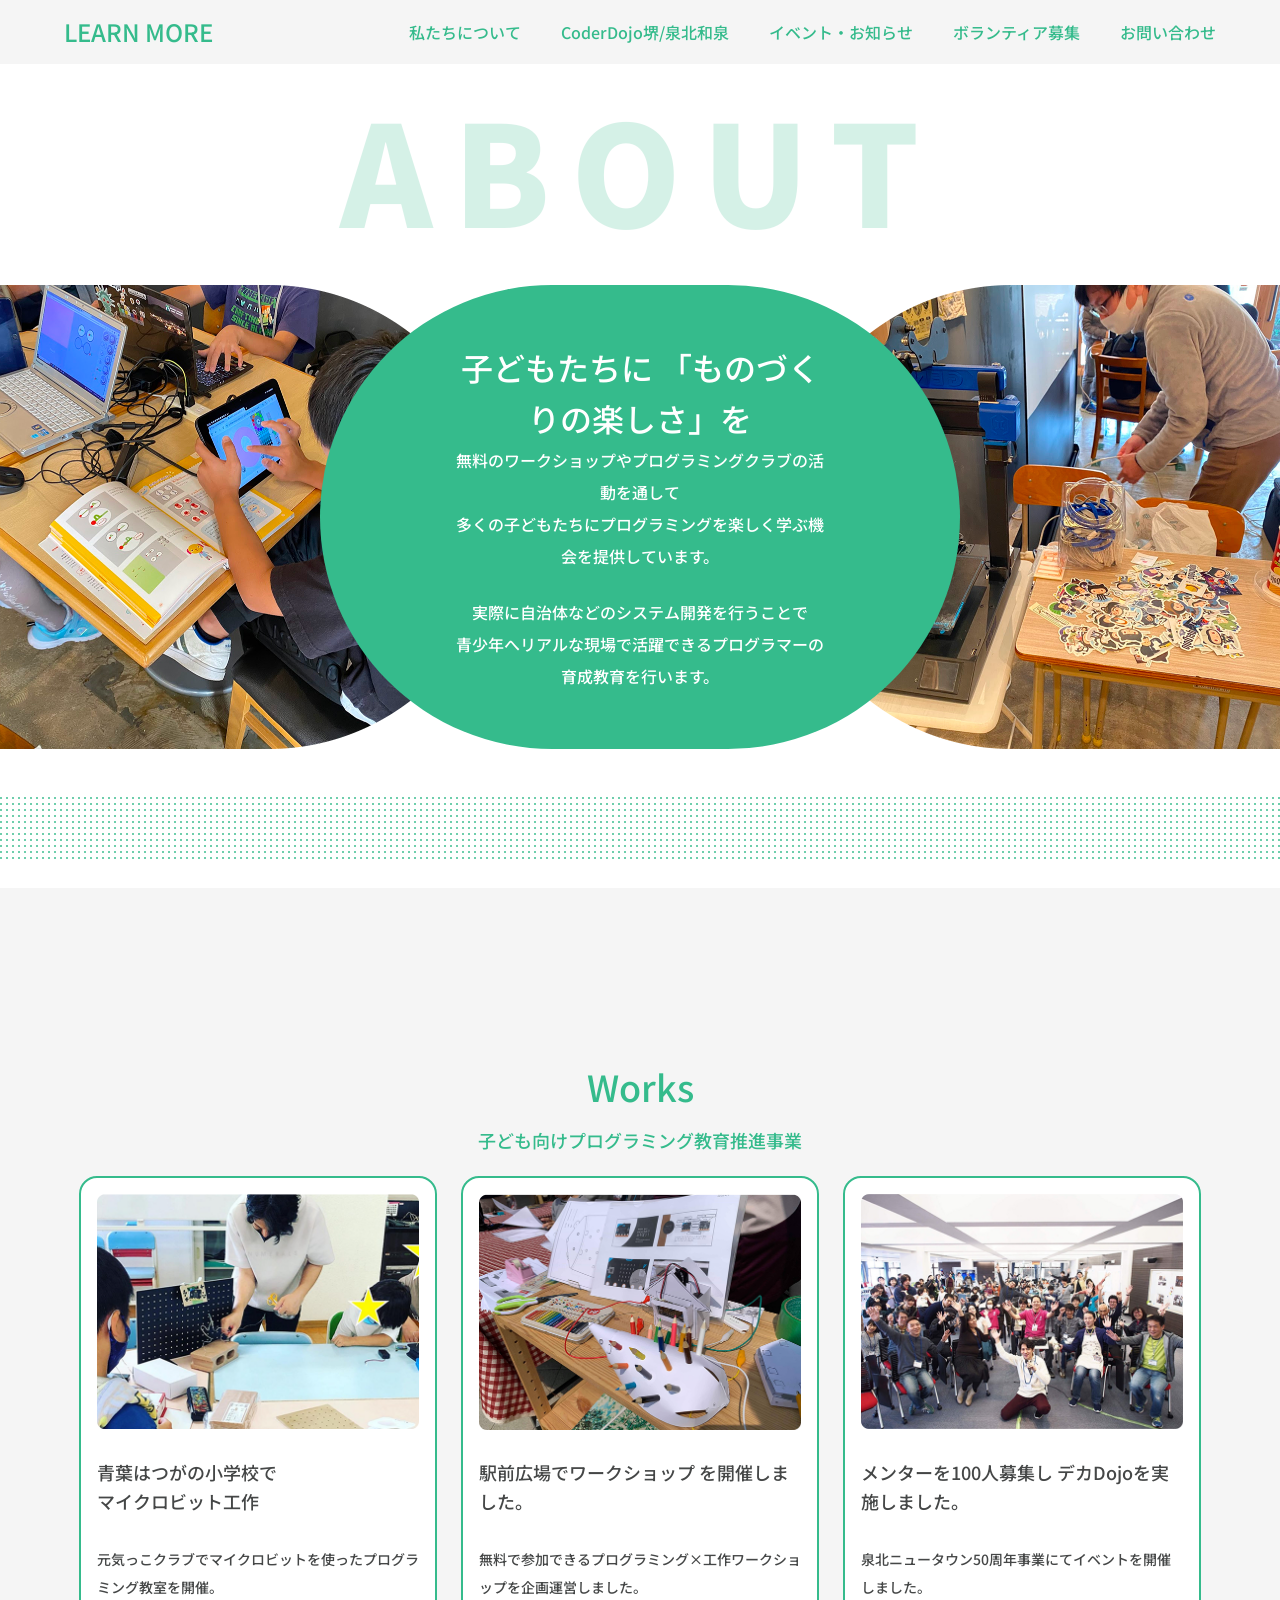
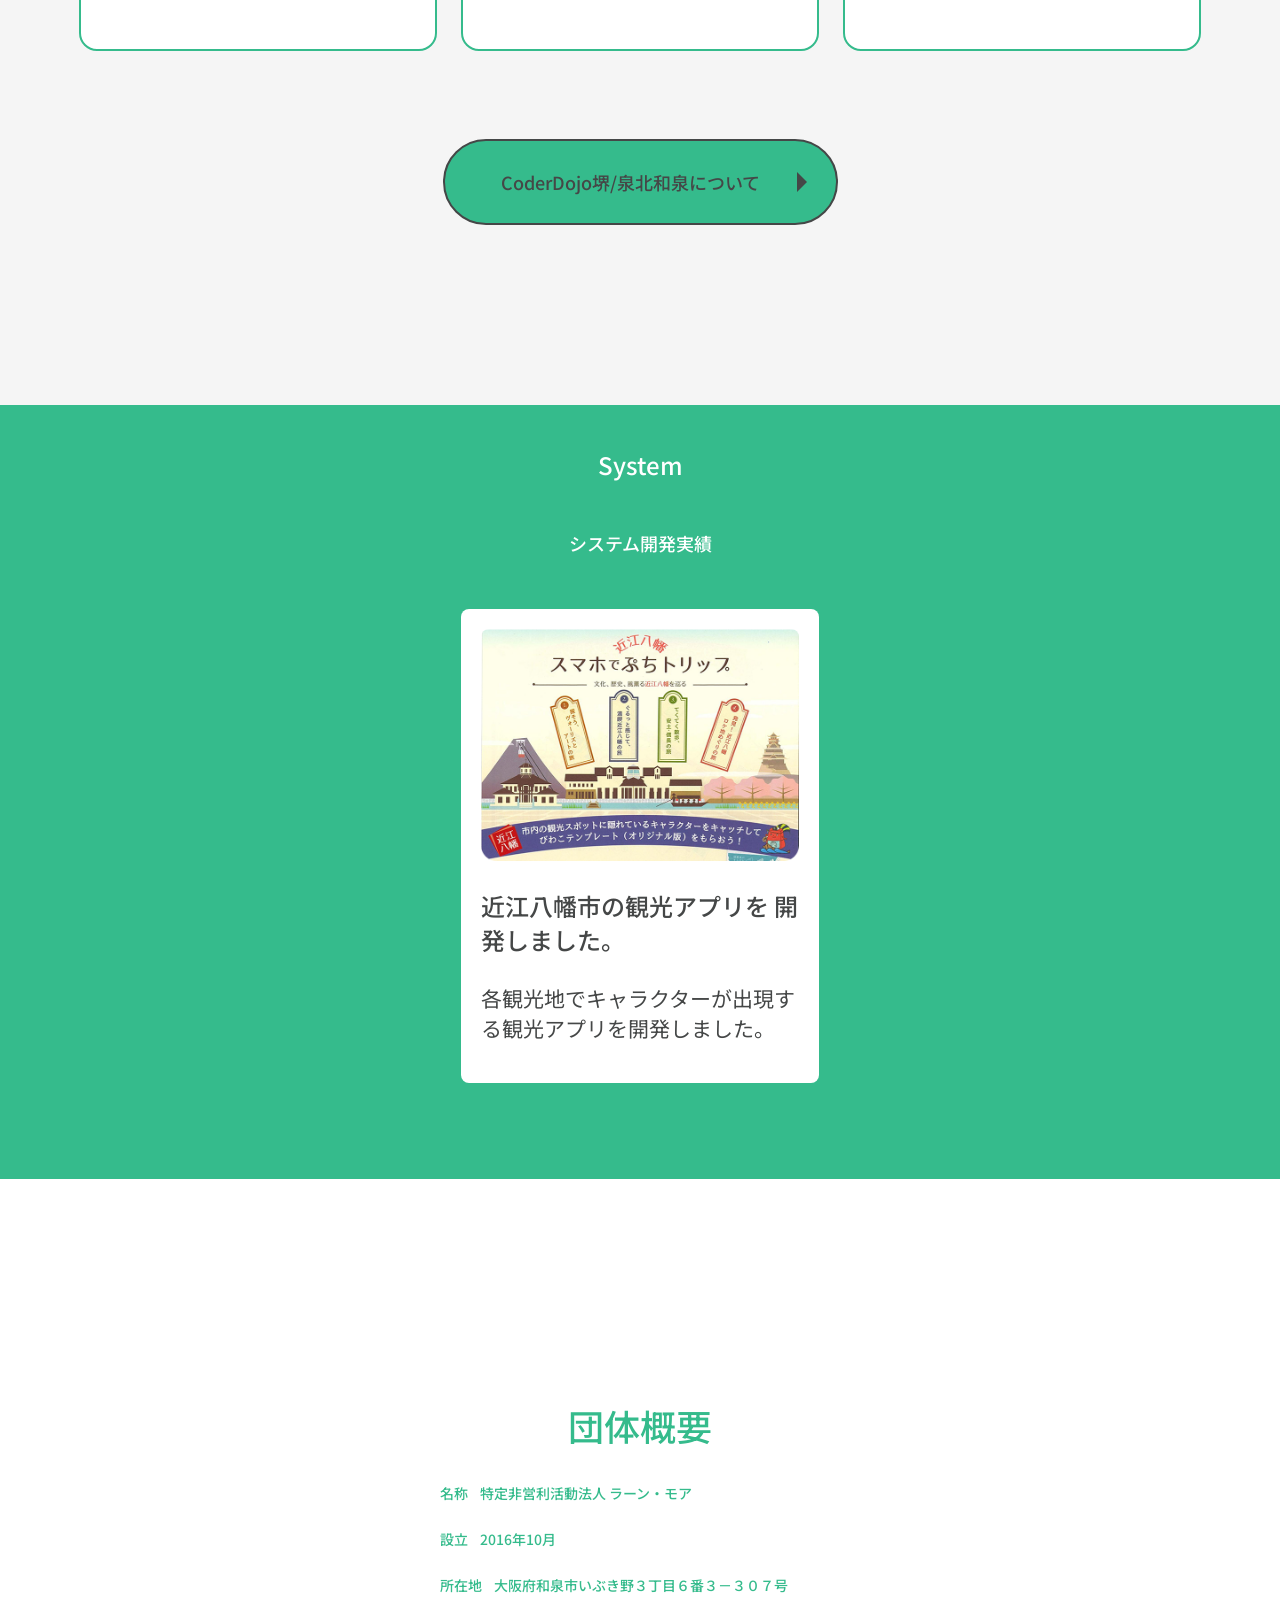
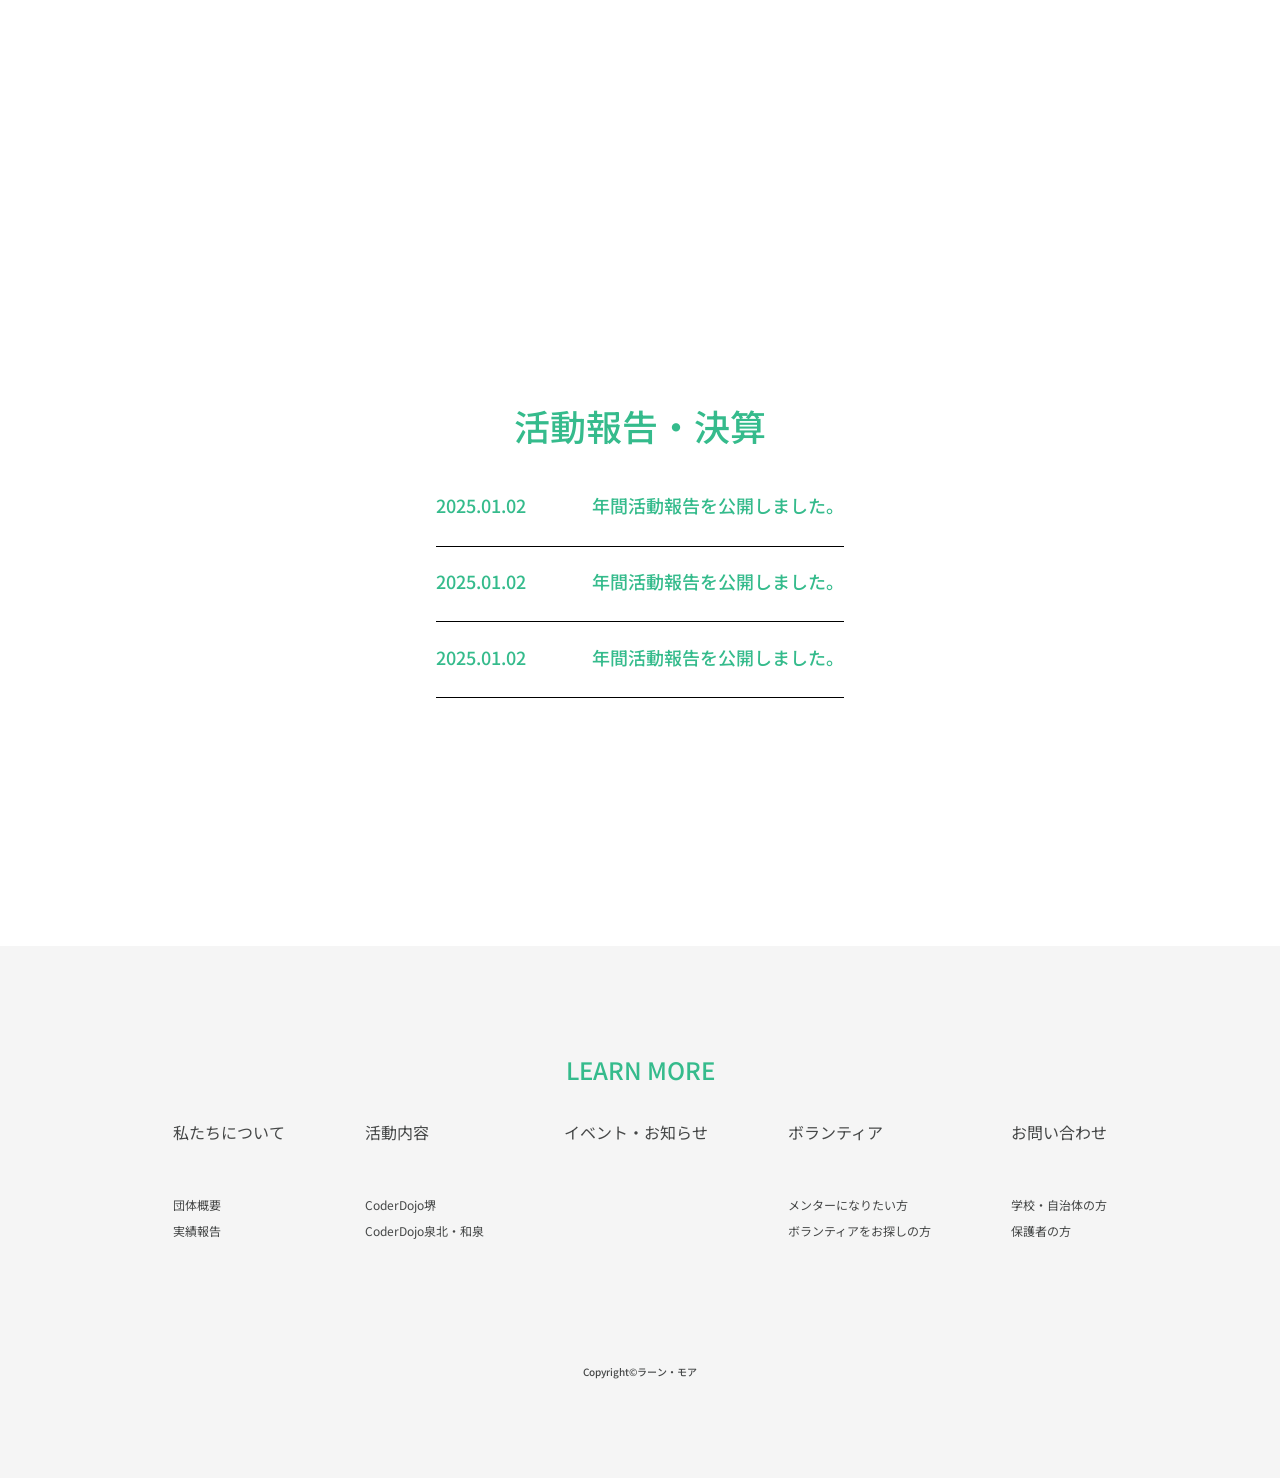
<file: about.html>
<!DOCTYPE html>
<html lang="ja">
<head>
    <meta charset="UTF-8">
    <meta name="viewport" content="width=device-width, initial-scale=1.0">
    <meta name="description" content="特定非営利活動法人ラーン・モア 子どものための無料プログラミング教育を行う非営利団体です。">
   
    <!-- ogp -->
    <meta property="og:url" content="https://learnmore.co.jP">
    <meta property="og:type" content="website">
    <meta property="og:title" content="特定非営利活動法人ラーン・モア ホームページ">
    <meta property="og:description" content="こどもに無料でプログラム教育を行うNPO法人である、特定非営利活動法人ラーン・モアのホームページです。">
    <meta property="og:site_name" content="特定非営利活動法人ラーン・モア">
    <meta property="og:image" content="https://dhwart.co.jp/assets/images/ogp.jpg">

    <!-- favicon apple-touch-icon -->
    <link rel="shortcut icon" href="assets/images/favicon.ico.png">
    <link rel="apple-touch-icon" sizes="180x180" href="assets/images/favicon.ico.png">
    <link rel="icon" type="image/png" href="assets/images/favicon.ico.png">
   
    <title>特定非営利活動法人ラーン・モア</title>

    <!-- webfont -->
    <link rel="preconnect" href="https://fonts.googleapis.com">
    <link rel="preconnect" href="https://fonts.gstatic.com" crossorigin>
    <link href="https://fonts.googleapis.com/css2?family=Noto+Sans+JP:wght@100..900&family=Sawarabi+Gothic&family=Zen+Kaku+Gothic+New&display=swap" rel="stylesheet">

    <!-- css -->
    <link rel="stylesheet" href="assets/css/destyle.css">
    <link rel="stylesheet" href="assets/css/common.css">
    <link rel="stylesheet" href="assets/css/about.css">
</head>
<body>
    <div id="container" class="container">
        <div class="header__box">
            <header class="header">
                <!-- pcのlogo -->
                <h1 class="header__topic"><a href="index.html#container">LEARN MORE</a></h1>
                <div id="navArea">
                    <nav class="nav">
                        <ul class="nav__list">
                            <li class="nav__item"><a href="about.html#container">私たちについて</a></li>
                            <li class="nav__item"><a href="#">CoderDojo堺/泉北和泉</a></li>
                            <li class="nav__item"><a href="#">イベント・お知らせ</a></li>
                            <li class="nav__item"><a href="#">ボランティア募集</a></li>
                            <li class="nav__item"><a href="contact.html#container">お問い合わせ</a></li>
                        </ul>
                        <a class="btn nav__list__btn btn__sp--yellow" href="#donation">寄付で応援する</a>
                    </nav>
                    <!-- ハンバーガーメニュー -->
                    <div id="header__btn" class="header__btn">
                        <span></span>
                        <span></span>
                        <span></span>
                    </div>
                </div>
            </header>
        </div>
        <main id="about" class="main">
            <article>
                <header class="article__header">
                            <h2 class="article__header__title__subtitle section__title__big--green">ABOUT</h2>
                            <div class="article__header_box">
                                <div class="article__header__imgBox1">
                                    <img class="article__header__img article__header__img1" src="assets/images/about_heder_left.png" alt="">
                                </div>
                                <div class="article__headertxtBox">
                                    <h3 class="article__headertxtBox__titile">子どもたちに<br class="pcBr">
                                        「ものづくりの楽しさ」を</h3>
                                    <p class="article__headertxtBox__titile_txt1">無料のワークショップやプログラミングクラブの活動を通して<br class="spBr">
                                        多くの子どもたちにプログラミングを楽しく学ぶ機会を提供しています。</p>
                                    <p class="article__headertxtBox__titile_txt2">実際に自治体などのシステム開発を行うことで<br class="spBr">
                                        青少年へリアルな現場で活躍できるプログラマーの育成教育を行います。</p>
                                </div>
                                <div class="article__header__imgBox2">
                                    <img class="article__header__img" src="assets/images/about_heder_right.png" alt="">
                                </div>
                            </div>
                            <img class="article__header__imgDots" src="assets/images/about_dots.png" alt="">
                            <img class="article__header__imgDotsPc" src="assets/images/about_dotsPc.png" alt="">
                </header>
                <section id="Achievements" class="section section--topics">
                    <h2 class="section--topics__title section__title__small--green">Works</h2>
                    <h3 class="section__txt--green section--topics__txt">子ども向けプログラミング教育推進事業</h3>
                    <ul class="topics">
                        <li class="topics__item">
                            <img src="assets/images/sp_hatsugano.png" alt="">
                            <h5 class="topics__item__content">青葉はつがの小学校で<br>
                                マイクロビット工作</h5>
                            <p class="topics__item__txt">元気っこクラブでマイクロビットを使ったプログラミング教室を開催。</p>
                        </li>
                        <li class="topics__item">
                            <img src="assets/images/sp_izumigaokahiroba.png" alt="">
                            <h5 class="topics__item__content">駅前広場でワークショップ
                                を開催しました。</h5>
                            <p class="topics__item__txt">無料で参加できるプログラミング×工作ワークショップを企画運営しました。</p>
                        </li>
                        <li class="topics__item">
                            <img src="assets/images/sp_dekadojo.png" alt="">
                            <h5 class="topics__item__content">メンターを100人募集し
                                デカDojoを実施しました。</h5>
                            <p class="topics__item__txt">泉北ニュータウン50周年事業にてイベントを開催しました。</p>
                        </li>
                    </ul>
                    <div class="works_btn">
                        <a class="btn btn__sp--green" href="#donation">CoderDojo堺/泉北和泉について</a>
                    </div>
                </section>
                <section id="system" class="section section--service">
                        <h2 class="section--service__title section__title__small--white">System</h2>
                    <h3 class="section__txt--white section--service__txt">システム開発実績</h3>
                    <ul class="service">
                        <li class="service__item" >
                                <img src="assets/images/sp_system.png" alt="">
                                <h4 class="service__item__content">近江八幡市の観光アプリを
                                    開発しました。</h4>
                                <p class="service__item__txt">各観光地でキャラクターが出現する観光アプリを開発しました。</p>
                        </li>
                    </ul>
                </section>
                <section id="organization" class="section section--organization">
                    <h2 class="section--organization__title section__title__small--green">団体概要</h2>
                    <ul class="section--organization__list">
                        <li class="section--organization__listBox">
                            <h3 class="section--organization__listTitle">名称</h3><p class="section--organization__listTxt">特定非営利活動法人 ラーン・モア</p>
                        </li>
                        <li class="section--organization__listBox">
                            <h3 class="section--organization__listTitle">設立</h3><p class="section--organization__listTxt">2016年10月</p>
                        </li>
                        <li class="section--organization__listBox">
                            <h3 class="section--organization__listTitle">所在地</h3><p class="section--organization__listTxt">大阪府和泉市いぶき野３丁目６番３－３０７号</p>
                        </li>
                    </ul>
                </section>
                <section class="section section--news">
                    <h2 class="section--news__title section__title__small--green">活動報告・決算</h2>
                    <dl class="news__item">
                        <div class="news__item__box">
                            <dt class="news__item__date">2025.01.02</dt>
                            <dd class="news__item__txt">年間活動報告を公開しました。</dd>
                        </div>
                        <div class="news__item__box">
                            <dt class="news__item__date">2025.01.02</dt>
                            <dd class="news__item__txt">年間活動報告を公開しました。</dd>
                        </div>
                        <div class="news__item__box">
                            <dt class="news__item__date">2025.01.02</dt>
                            <dd class="news__item__txt">年間活動報告を公開しました。</dd>
                        </div>
                    </dl>
                </section>
            </article>
        </main>
        <footer class="footer">
            <div class="footer__pcBox">
                <a href="index.html#container">
                    <h2 class="footer__title">LEARN MORE</h2>
                </a>
                <ul class="footer__pcBox__big">
                    <li class="footer__pcBox__small">
                        <a class="footer__pcBox__small__title" href="about.html#container">私たちについて</a>
                        <ul>
                        <li class="footer__pcBox__small__txt"><a href="about.html#organization">団体概要</a></li>
                        <li class="footer__pcBox__small__txt"><a href="about.html#Achievements">実績報告</a></li>
                        </ul>
                    </li>
                    <li class="footer__pcBox__small">
                        <a class="footer__pcBox__small__title" href="#">活動内容</a>
                        <ul>
                        <li class="footer__pcBox__small__txt"><a href="#">CoderDojo堺</a></li>
                        <li class="footer__pcBox__small__txt"><a href="#">CoderDojo泉北・和泉</a></li>
                        </ul>
                    </li>
                    <li class="footer__pcBox__small">
                        <a class="footer__pcBox__small__title" href="">イベント・お知らせ</a>
                    </li>
                    <li class="footer__pcBox__small">
                        <a class="footer__pcBox__small__title" href="#">ボランティア</a>
                        <ul>
                        <li class="footer__pcBox__small__txt"><a href="#">メンターになりたい方</a></li>
                        <li class="footer__pcBox__small__txt"><a href="#">ボランティアをお探しの方</a></li>
                        </ul>
                    </li>
                    <li class="footer__pcBox__small">
                        <a class="footer__pcBox__small__title" href="contact.html#container">お問い合わせ</a>
                        <ul>
                        <li class="footer__pcBox__small__txt"><a href="contact.html#container">学校・自治体の方</a></li>
                        <li class="footer__pcBox__small__txt"><a href="contact.html#container">保護者の方</a></li>
                        </ul>
                    </li>
                </ul>
            </div>
            <p class="footer__txt">Copyright&copy;ラーン・モア</p>
        </footer>
    </div>
    <!-- Jquery & slick js -->
    <script src="https://code.jquery.com/jquery-3.7.0.min.js" integrity="sha256-2Pmvv0kuTBOenSvLm6bvfBSSHrUJ+3A7x6P5Ebd07/g=" crossorigin="anonymous"></script>

    <script src="assets/js/main.js"></script>
</body>
</html>
</file>
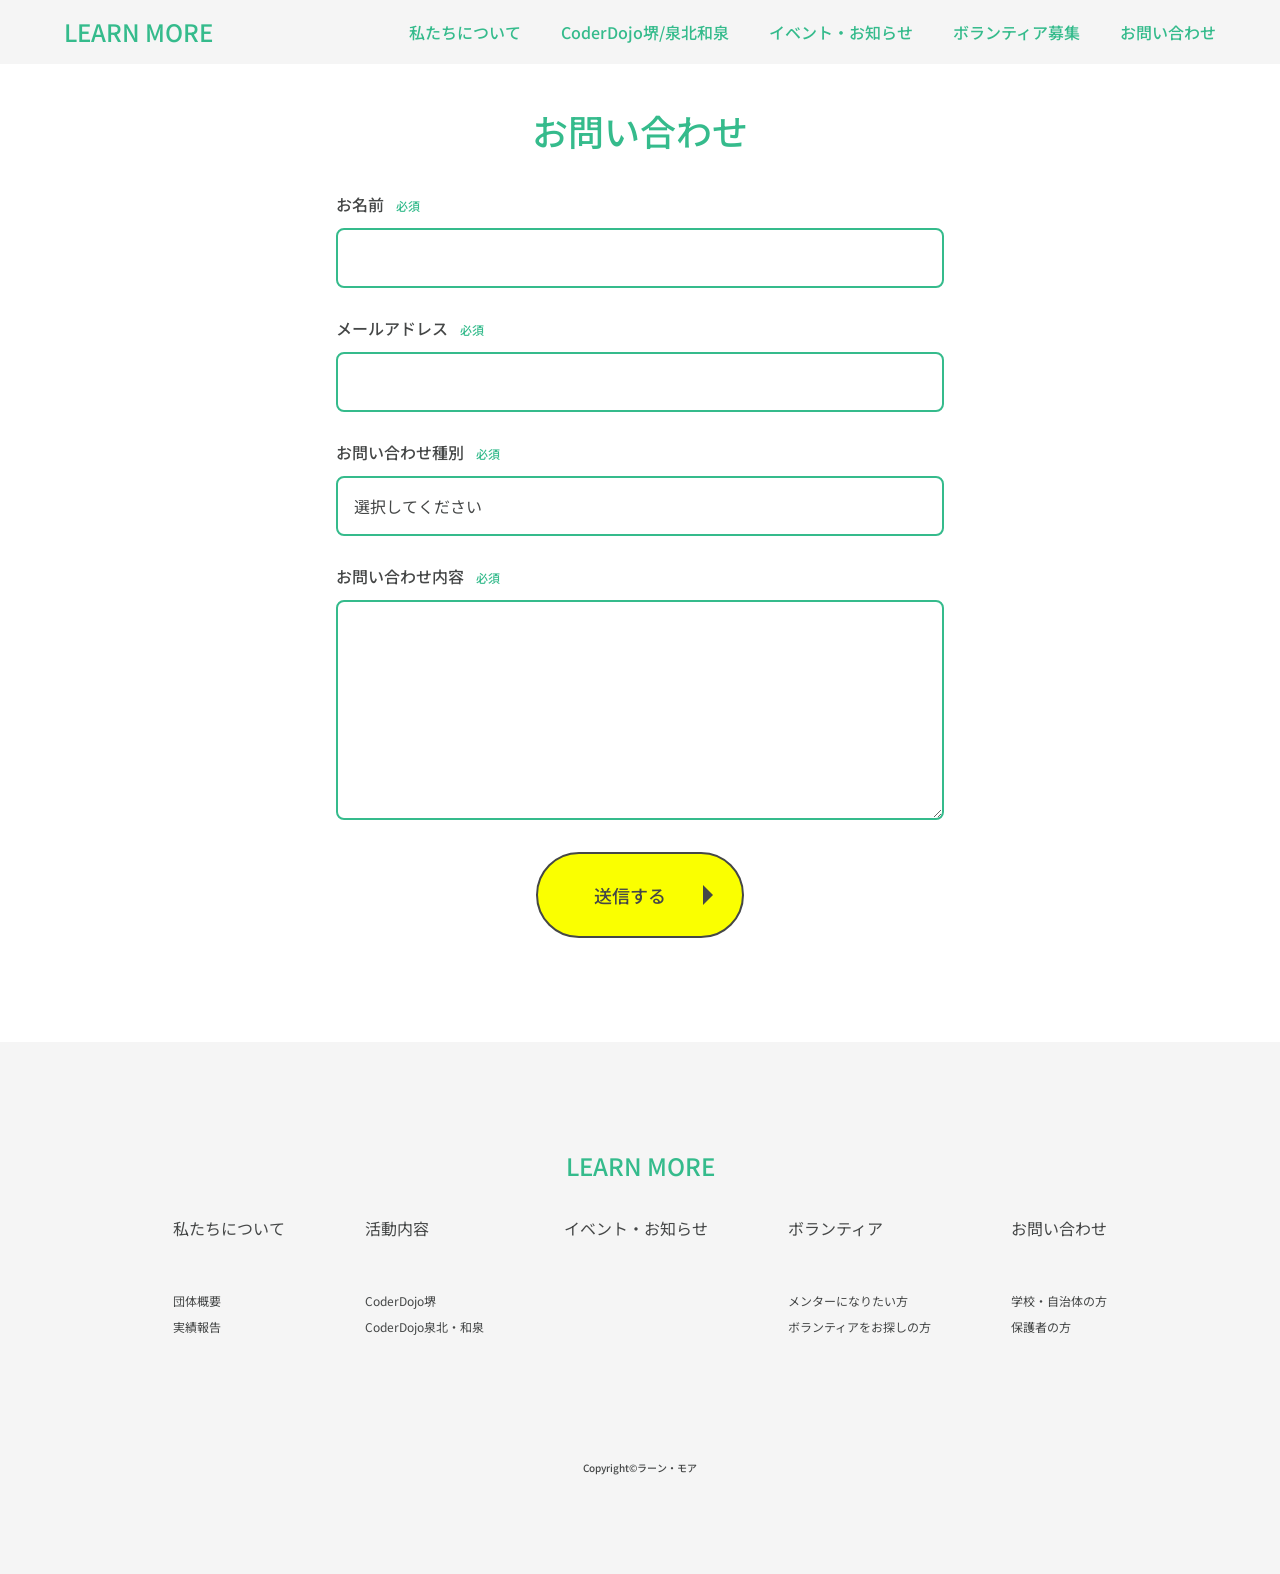
<file: contact.html>
<!DOCTYPE html>
<html lang="ja">
<head>
    <meta charset="UTF-8">
    <meta name="viewport" content="width=device-width, initial-scale=1.0">
    <meta name="description" content="特定非営利活動法人ラーン・モア 子どものための無料プログラミング教育を行う非営利団体です。">

     <!-- ogp -->
     <meta property="og:url" content="https://learnmore.co.jP">
     <meta property="og:type" content="website">
     <meta property="og:title" content="特定非営利活動法人ラーン・モア ホームページ">
     <meta property="og:description" content="こどもに無料でプログラム教育を行うNPO法人である、特定非営利活動法人ラーン・モアのホームページです。">
     <meta property="og:site_name" content="特定非営利活動法人ラーン・モア">
     <meta property="og:image" content="https://dhwart.co.jp/assets/images/ogp.jpg">
 
     <!-- favicon apple-touch-icon -->
     <link rel="shortcut icon" href="assets/images/favicon.ico.png">
     <link rel="apple-touch-icon" sizes="180x180" href="assets/images/favicon.ico.png">
     <link rel="icon" type="image/png" href="assets/images/favicon.ico.png">

    <title>特定非営利活動法人ラーン・モア</title>

    <!-- webfont -->
    <link rel="preconnect" href="https://fonts.googleapis.com">
    <link rel="preconnect" href="https://fonts.gstatic.com" crossorigin>
    <link href="https://fonts.googleapis.com/css2?family=Noto+Sans+JP:wght@100..900&family=Sawarabi+Gothic&family=Zen+Kaku+Gothic+New&display=swap" rel="stylesheet">

    <!-- css -->
    <link rel="stylesheet" href="assets/css/destyle.css">
    <link rel="stylesheet" href="assets/css/common.css">
    <link rel="stylesheet" href="assets/css/contact.css">
</head>
<body>
    <div id="container" class="container">
        <div class="header__box">
            <header class="header">
                <!-- pcのlogo -->
                <h1 class="header__topic"><a href="index.html#container">LEARN MORE</a></h1>
                <div id="navArea">
                    <nav class="nav">
                        <ul class="nav__list">
                            <li class="nav__item"><a href="about.html#container">私たちについて</a></li>
                            <li class="nav__item"><a href="#">CoderDojo堺/泉北和泉</a></li>
                            <li class="nav__item"><a href="#">イベント・お知らせ</a></li>
                            <li class="nav__item"><a href="#">ボランティア募集</a></li>
                            <li class="nav__item"><a href="contact.html#container">お問い合わせ</a></li>
                        </ul>
                        <a class="btn nav__list__btn btn__sp--yellow" href="#donation">寄付で応援する</a>
                    </nav>
                    <!-- ハンバーガーメニュー -->
                    <div id="header__btn" class="header__btn">
                        <span></span>
                        <span></span>
                        <span></span>
                    </div>
                </div>
            </header>
        </div>
        <main id="contact" class="main">
            <div class="section section--contact">
                <h2 class="section__title__small--green contact__title">お問い合わせ</h2>
                <form id="contactForm" class="contact__form">
                    <div class="contact__form__group">
                        <label class="contact__form__label" for="name">お名前 <span class="contact__required">必須</span></label>
                        <input class="contact__form__input" type="text" id="name" name="name" required>
                    </div>
                    <div class="contact__form__group">
                        <label class="contact__form__label" for="email">メールアドレス <span class="contact__required">必須</span></label>
                        <input class="contact__form__input" type="email" id="email" name="email" required>
                    </div>
                    <div class="contact__form__group">
                        <label class="contact__form__label" for="category">お問い合わせ種別 <span class="contact__required">必須</span></label>
                        <select class="contact__form__input contact__form__select" id="category" name="category" required>
                            <option value="">選択してください</option>
                            <option value="学校・自治体の方">学校・自治体の方</option>
                            <option value="保護者の方">保護者の方</option>
                            <option value="ボランティア希望">ボランティア希望</option>
                            <option value="寄付について">寄付について</option>
                            <option value="その他">その他</option>
                        </select>
                    </div>
                    <div class="contact__form__group">
                        <label class="contact__form__label" for="message">お問い合わせ内容 <span class="contact__required">必須</span></label>
                        <textarea class="contact__form__input contact__form__textarea" id="message" name="message" rows="6" required></textarea>
                    </div>
                    <div class="contact__form__btnBox">
                        <button class="btn contact__form__btn" type="submit">送信する</button>
                    </div>
                    <p id="contactMsg" class="contact__msg"></p>
                </form>
            </div>
        </main>
        <footer class="footer">
            <div class="footer__pcBox">
                <a href="index.html#container">
                    <h2 class="footer__title">LEARN MORE</h2>
                </a>
                <ul class="footer__pcBox__big">
                    <li class="footer__pcBox__small">
                        <a class="footer__pcBox__small__title" href="about.html#container">私たちについて</a>
                        <ul>
                        <li class="footer__pcBox__small__txt"><a href="about.html#organization">団体概要</a></li>
                        <li class="footer__pcBox__small__txt"><a href="about.html#Achievements">実績報告</a></li>
                        </ul>
                    </li>
                    <li class="footer__pcBox__small">
                        <a class="footer__pcBox__small__title" href="#">活動内容</a>
                        <ul>
                        <li class="footer__pcBox__small__txt"><a href="#">CoderDojo堺</a></li>
                        <li class="footer__pcBox__small__txt"><a href="#">CoderDojo泉北・和泉</a></li>
                        </ul>
                    </li>
                    <li class="footer__pcBox__small">
                        <a class="footer__pcBox__small__title" href="">イベント・お知らせ</a>
                    </li>
                    <li class="footer__pcBox__small">
                        <a class="footer__pcBox__small__title" href="#">ボランティア</a>
                        <ul>
                        <li class="footer__pcBox__small__txt"><a href="#">メンターになりたい方</a></li>
                        <li class="footer__pcBox__small__txt"><a href="#">ボランティアをお探しの方</a></li>
                        </ul>
                    </li>
                    <li class="footer__pcBox__small">
                        <a class="footer__pcBox__small__title" href="contact.html#container">お問い合わせ</a>
                        <ul>
                        <li class="footer__pcBox__small__txt"><a href="contact.html#container">学校・自治体の方</a></li>
                        <li class="footer__pcBox__small__txt"><a href="contact.html#container">保護者の方</a></li>
                        </ul>
                    </li>
                </ul>
            </div>
            <p class="footer__txt">Copyright&copy;ラーン・モア</p>
        </footer>
    </div>
    <!-- Jquery & slick js -->
    <script src="https://code.jquery.com/jquery-3.7.0.min.js" integrity="sha256-2Pmvv0kuTBOenSvLm6bvfBSSHrUJ+3A7x6P5Ebd07/g=" crossorigin="anonymous"></script>

    <script src="assets/js/main.js"></script>
    <script>
        const GAS_URL = 'https://script.google.com/macros/s/AKfycbyRgqdunDUvivvYY5dxe2A_JDD6EiIEoJkq9EcTtv9hNN_qzVVWABoseSRvWM7vl3jB/exec';

        document.getElementById('contactForm').addEventListener('submit', function(e) {
            e.preventDefault();
            const btn = this.querySelector('button[type="submit"]');
            const msg = document.getElementById('contactMsg');
            btn.disabled = true;
            btn.textContent = '送信中...';
            msg.textContent = '';
            msg.className = 'contact__msg';

            const data = {
                name:     document.getElementById('name').value,
                email:    document.getElementById('email').value,
                category: document.getElementById('category').value,
                message:  document.getElementById('message').value,
            };

            fetch(GAS_URL, {
                method: 'POST',
                body: JSON.stringify(data),
            })
            .then(function(res) { return res.json(); })
            .then(function(json) {
                if (json.result === 'success') {
                    msg.textContent = 'お問い合わせを受け付けました。ありがとうございます。';
                    msg.classList.add('contact__msg--success');
                    document.getElementById('contactForm').reset();
                } else {
                    throw new Error();
                }
            })
            .catch(function() {
                msg.textContent = '送信に失敗しました。時間をおいて再度お試しください。';
                msg.classList.add('contact__msg--error');
            })
            .finally(function() {
                btn.disabled = false;
                btn.textContent = '送信する';
            });
        });
    </script>
</body>
</html>
</file>
<file: assets/css/destyle.css>
/*! destyle.css v4.0.0 | MIT License | https://github.com/nicolas-cusan/destyle.css */

/* Reset box-model and set borders */
/* ============================================ */

*,
::before,
::after {
  box-sizing: border-box;
  border-style: solid;
  border-width: 0;
}

/* Document */
/* ============================================ */

/**
 * 1. Correct the line height in all browsers.
 * 2. Prevent adjustments of font size after orientation changes in iOS.
 * 3. Remove gray overlay on links for iOS.
 */

html {
  line-height: 1.15; /* 1 */
  -webkit-text-size-adjust: 100%; /* 2 */
  -webkit-tap-highlight-color: transparent; /* 3*/
}

/* Sections */
/* ============================================ */

/**
 * Remove the margin in all browsers.
 */

body {
  margin: 0;
}

/**
 * Render the `main` element consistently in IE.
 */

main {
  display: block;
}

/* Vertical rhythm */
/* ============================================ */

p,
table,
blockquote,
address,
pre,
iframe,
form,
figure,
dl {
  margin: 0;
}

/* Headings */
/* ============================================ */

h1,
h2,
h3,
h4,
h5,
h6 {
  font-size: inherit;
  font-weight: inherit;
  margin: 0;
}

/* Lists (enumeration) */
/* ============================================ */

ul,
ol {
  margin: 0;
  padding: 0;
  list-style: none;
}

/* Lists (definition) */
/* ============================================ */

dt {
  font-weight: bold;
}

dd {
  margin-left: 0;
}

/* Grouping content */
/* ============================================ */

/**
 * 1. Add the correct box sizing in Firefox.
 * 2. Show the overflow in Edge and IE.
 */

hr {
  box-sizing: content-box; /* 1 */
  height: 0; /* 1 */
  overflow: visible; /* 2 */
  border-top-width: 1px;
  margin: 0;
  clear: both;
  color: inherit;
}

/**
 * 1. Correct the inheritance and scaling of font size in all browsers.
 * 2. Correct the odd `em` font sizing in all browsers.
 */

pre {
  font-family: monospace, monospace; /* 1 */
  font-size: inherit; /* 2 */
}

address {
  font-style: inherit;
}

/* Text-level semantics */
/* ============================================ */

/**
 * Remove the gray background on active links in IE 10.
 */

a {
  background-color: transparent;
  text-decoration: none;
  color: inherit;
}

/**
 * 1. Remove the bottom border in Chrome 57-
 * 2. Add the correct text decoration in Chrome, Edge, IE, Opera, and Safari.
 */

abbr[title] {
  text-decoration: underline dotted; /* 2 */
}

/**
 * Add the correct font weight in Chrome, Edge, and Safari.
 */

b,
strong {
  font-weight: bolder;
}

/**
 * 1. Correct the inheritance and scaling of font size in all browsers.
 * 2. Correct the odd `em` font sizing in all browsers.
 */

code,
kbd,
samp {
  font-family: monospace, monospace; /* 1 */
  font-size: inherit; /* 2 */
}

/**
 * Add the correct font size in all browsers.
 */

small {
  font-size: 80%;
}

/**
 * Prevent `sub` and `sup` elements from affecting the line height in
 * all browsers.
 */

sub,
sup {
  font-size: 75%;
  line-height: 0;
  position: relative;
  vertical-align: baseline;
}

sub {
  bottom: -0.25em;
}

sup {
  top: -0.5em;
}

/* Replaced content */
/* ============================================ */

/**
 * Prevent vertical alignment issues.
 */

svg,
img,
embed,
object,
iframe {
  vertical-align: bottom;
}

/* Forms */
/* ============================================ */

/**
 * Reset form fields to make them styleable.
 * 1. Make form elements stylable across systems iOS especially.
 * 2. Inherit text-transform from parent.
 */

button,
input,
optgroup,
select,
textarea {
  -webkit-appearance: none; /* 1 */
  appearance: none;
  vertical-align: middle;
  color: inherit;
  font: inherit;
  background: transparent;
  padding: 0;
  margin: 0;
  border-radius: 0;
  text-align: inherit;
  text-transform: inherit; /* 2 */
}

/**
 * Correct cursors for clickable elements.
 */

button,
[type="button"],
[type="reset"],
[type="submit"] {
  cursor: pointer;
}

button:disabled,
[type="button"]:disabled,
[type="reset"]:disabled,
[type="submit"]:disabled {
  cursor: default;
}

/**
 * Improve outlines for Firefox and unify style with input elements & buttons.
 */

:-moz-focusring {
  outline: auto;
}

select:disabled {
  opacity: inherit;
}

/**
 * Remove padding
 */

option {
  padding: 0;
}

/**
 * Reset to invisible
 */

fieldset {
  margin: 0;
  padding: 0;
  min-width: 0;
}

legend {
  padding: 0;
}

/**
 * Add the correct vertical alignment in Chrome, Firefox, and Opera.
 */

progress {
  vertical-align: baseline;
}

/**
 * Remove the default vertical scrollbar in IE 10+.
 */

textarea {
  overflow: auto;
}

/**
 * Correct the cursor style of increment and decrement buttons in Chrome.
 */

[type="number"]::-webkit-inner-spin-button,
[type="number"]::-webkit-outer-spin-button {
  height: auto;
}

/**
 * Correct the outline style in Safari.
 */

[type="search"] {
  outline-offset: -2px; /* 1 */
}

/**
 * Remove the inner padding in Chrome and Safari on macOS.
 */

[type="search"]::-webkit-search-decoration {
  -webkit-appearance: none;
}

/**
 * 1. Correct the inability to style clickable types in iOS and Safari.
 * 2. Fix font inheritance.
 */

::-webkit-file-upload-button {
  -webkit-appearance: button; /* 1 */
  font: inherit; /* 2 */
}

/**
 * Fix appearance for Firefox
 */
[type="number"] {
  -moz-appearance: textfield;
}

/**
 * Clickable labels
 */

label[for] {
  cursor: pointer;
}

/* Interactive */
/* ============================================ */

/*
 * Add the correct display in Edge, IE 10+, and Firefox.
 */

details {
  display: block;
}

/*
 * Add the correct display in all browsers.
 */

summary {
  display: list-item;
}

/*
 * Remove outline for editable content.
 */

[contenteditable]:focus {
  outline: auto;
}

/* Tables */
/* ============================================ */

/**
1. Correct table border color inheritance in all Chrome and Safari.
*/

table {
  border-color: inherit; /* 1 */
  border-collapse: collapse;
}

caption {
  text-align: left;
}

td,
th {
  vertical-align: top;
  padding: 0;
}

th {
  text-align: left;
  font-weight: bold;
}
</file>
<file: assets/css/common.css>
@charset "utf-8";
/* ========================
common
========================= */

:root{
    --primary-whiteLow:#F5F5F5;
    --primary-white:#FFF;
    --primary-rightGreen:#35BB8C;
    --primary-yellow:#FAFF00;
    --primary-greenBlack:#454747;
    --contentWidth:91.8%;
    --contentPadding:4.1%;
}

* {
    margin: 0;
    padding: 0;
    box-sizing: border-box;
}

html, body {
    width: 100%;
    font-size: 62.5%;
    font-family: 'Noto Sans Jp', Arial, sans-serif;
    font-style: normal;
    color: var(--primary-greenBlack);
    background-color: var(--primary-white);
    line-height: 2;
}

img {
    max-width: 100%;
    height: auto;
}

.section {
    padding: 48px 16px;
}

/* タイトル */
.section__title__big--green {
    color: var(--primary-rightGreen);
    text-align: center;
    font-size: 7.2rem;
    font-weight: 900;
    line-height: 1;
    letter-spacing: 10.8px;
    margin: 0 auto;
    opacity: 0.2;
}

.section__title__big--white {
    color: var(--primary-whiteLow);
    text-align: center;
    font-size: 7.2rem;
    font-weight: 900;
    line-height: 1;
    letter-spacing: 10.8px;
    margin: 0 auto;
    opacity: 0.2;
}

.section__title__small--green {
    color: var(--primary-rightGreen);
    text-align: center;
    font-size: 2.4rem;
    font-weight: 500;
    line-height: 1;
}

.section__title__small--white {
    color: var(--primary-white);
    text-align: center;
    font-size: 2.4rem;
    font-weight: 500;
    line-height: 1;
}

.section__subtitle--green  {
    color: var(--primary-rightGreen);
    text-align: center;
    font-size: 1.8rem;
    font-weight: 500;
    line-height: 2;
}

.section__subtitle--wthite  {
    color: var(--primary-white);
    text-align: center;
    font-size: 1.8rem;
    font-weight: 500;
    line-height: 2;
}

.section__txt--green {
    color: var(--primary-rightGreen);
    text-align: center;
    font-size: 1.4rem;
    font-weight: 500;
    line-height: 2;
}

.section__txt--white {
    color: var(--primary-white);
    text-align: center;
    font-size: 1.4rem;
    font-weight: 500;
    line-height: 2;
}

/* ボタン */
.btn {
    display: inline-flex;
    padding: 24px 18px 24px 48px;
    justify-content: center;
    align-items: center;
    gap: 32px;
    border-radius: 100px;
    border: 2px solid var(--primary-greenBlack);
    background: var(--primary-yellow);
    color: var(--primary-greenBlack);
    text-align: center;
    font-size: 1.4rem;
    font-weight: 500;
    line-height: 1;
    white-space: nowrap;
}

.btn::after {
    content: '';
    display: block;
    width: 0;
    height: 0;
    border-left: 8px solid transparent;
    border-right: 8px solid transparent;
    border-top: 8px solid var(--primary-greenBlack);
    transform: rotate(270deg);
}

.btn__sp--green {
    background: var(--primary-rightGreen);
}

@media screen and (min-width:769px) {
    .btn {
        padding: 32px 24px 32px 56px;
        font-size: 1.8rem;
    }
    
    .btn::after {
        border-left: 10px solid transparent;
        border-right: 10px solid transparent;
        border-top: 10px solid var(--primary-greenBlack);
    }
    
    .btn__green {
        background: var(--primary-rightGreen);
    }

.section__title__big--green {
    font-size: 14rem;
    font-weight: 900;
    line-height: 1;
    letter-spacing: 21px;
}

.section__title__big--white {
    font-size: 14rem;
    font-weight: 900;
    line-height: 1;
    letter-spacing: 21px;
}

.section__title__small--green {
    font-size: 3.6rem;
    font-weight: 500;
    line-height: 1;
}

.section__subtitle--green  {
    font-size: 1.8rem;
    font-weight: 500;
    line-height: 1.6;
}

.section__subtitle--wthite  {
    font-size: 1.8rem;
    font-weight: 500;
    line-height: 1.6;
}

.section__txt--green {
    font-size: 1.8rem;
    font-weight: 500;
    line-height: 2;
}

.section__txt--white {
    font-size: 1.8rem;
    font-weight: 500;
    line-height: 2;
}

}

/* ==========================
header
========================== */
.header__box {
    background-color: var(--primary-white);
    position: sticky;
    top: 0;
    z-index: 3;
}

.header {
    padding: 6px 20px;
    height: 48px;
    display: flex;
    align-items: center;
    justify-content: space-between;
    position: relative;
    position: sticky;
    top: 0;
    z-index: 3;
    background-color: var(--primary-white);
}

.header__topic {
    color: var(--primary-rightGreen);
    font-size: 2.4rem;
    font-weight: 500;
    line-height: 1;
    padding: 18px 0;
}

.nav__topic a {
    color: var(--primary-white);
    font-size: 2.4rem;
    font-weight: 500;
    line-height: 1;
    z-index: 3;
}

/* クリック前 */
.header__btn {
    display: flex;
    flex-direction: column;
    justify-content: center;
    align-items: center;
    position: absolute;
    top: 50%;
    right: 16px;
    width: 40px;
    height: 40px;
    z-index: 3;
    cursor: pointer;
    transform: translateY(-50%);
    background-color: var(--primary-rightGreen);
    border-radius: 4px;
    padding: 8px;
    gap: 6px; 
}

/* ナビゲーション */
.nav {
    background: var(--primary-white);
    width: 100%;
    height: 100vh;
    position: fixed;
    top: 0;
    left: 0;
    z-index: 100;
    transform: translateX(-100%);
    transition: transform 0.4s;
    text-align: center;
}

.nav__list {
    display: flex;
    flex-wrap: wrap;
    padding: 2px 16px;
    justify-content: center;
    gap: 40px;
    flex-direction: column;
    align-content: center;
    align-items: flex-start;
    margin-top: 53px;

}

.nav__item {
    color: var(--primary-white);
    font-size: 1.6rem;
    font-weight: 500;
    line-height: 1;
}

.nav__list__btn {
    margin-top: 49px;
}

/* 3本線 */
.header__btn span {
    width: 30px;
    height: 3px;
    background-color: var(--primary-white);
    border-radius: 4px;
    transition: all 0.3s ease-in-out;
    transform-origin: center;
}

/* .nav.active表示 */
.header__btn.active span:nth-child(1) {
    transform: translateY(9px) rotate(45deg);
}

.header__btn.active span:nth-child(2) {
    opacity: 0;
}

.header__btn.active span:nth-child(3) {
    transform: translateY(-9px) rotate(-45deg);
}

.active .nav {
    transform: translateX(0);   
    z-index:1; 
    background-color: var(--primary-rightGreen);
}

@media screen and (min-width: 769px) {
    .header {
        background-color: var(--primary-whiteLow);
        padding: 7px 64px;
        width:100%;
        height: 64px;
    }

    .nav {
        background: none; 
        position: static;
        height: auto;
        transform: none; 
        display: flex;
        justify-content: center; 
        align-items: center;
    }
    .nav__list {
        display: flex; 
        flex-direction: row; 
        gap: 40px;
        padding: 0;
        margin: 0;
        align-items: center;
    }

    .nav__item {
        color:var(--primary-rightGreen);
        font-size: 1.6rem;
        font-weight: 500;
        line-height: 1;
        white-space: nowrap;
    }


    .header__btn {
        display: none;
    }

    .nav__list__btn {
        display: none;
    }
}


/*===================
footer 
================== */

.footer {
    color: var(--primary-greenBlack);
    text-align: center;
    font-family: "Noto Sans JP";
    font-size: 10px;
    font-style: normal;
    font-weight: 500;
    line-height: 1000%; /* 100px */
}

.footer__pcBox {
    display: none;
}

@media screen and (min-width:769px) {
    .footer__pcBox {
        display: block;
    }

    .footer__menu {
        display: flex;
    }

    .footer__pcBox__big {
        display: flex;
        gap: 80px;
        justify-content: center;
    }

    .footer__title {
        color: var(--primary-rightGreen);
        font-size: 2.4rem;
        font-weight: 500;
        line-height: 1;
        margin-top: 56px;
    }

    .footer__pcBox__small__title {
        font-size: 1.6rem;
        font-weight: 400;
    }

    .footer__pcBox__small__txt {
        font-size: 1.2rem;
        font-weight: 400;
        line-height: 1;
        margin-top: 14px;
    }

    .footer__pcBox__small {
        text-align: left;
    }

    .footer__txt {
        margin-top: 85px;
    }

    .footer {
        background-color: var(--primary-whiteLow);
        padding: 56px;
    }
}
</file>
<file: assets/css/about.css>
@charset "utf-8";
/* ========================
article header
========================= */
.article__header {
    margin: 33px 0px -140px 0px;
    padding: 0;
}

.article__header__img {
    width: 30%;
    position: relative;
    z-index: 1;
}

.article__header_box {
    margin-top: 8px;
}

.article__headertxtBox {
    background-color: var(--primary-rightGreen);
    padding: 68px 16px 97px 16px;
    border-radius: 168px;
    text-align: center;
    transform: translateY(-93px);
    max-width: 358px;
    margin: 0 auto;
}

.article__headertxtBox__titile {
    font-size: 2.4rem;
    font-weight: 500;
    line-height: 1.6; /* 38.4px */
    color: var(--primary-white);
}

.article__headertxtBox p {
    color: var(--primary-white);
    font-size: 1.4rem;
    font-weight: 500;
    line-height: 2; /* 28px */
}

.article__headertxtBox__titile_txt2 {
    margin-top: 24px;
}

.article__header__imgBox2 {
    display: flex;
    flex-direction: row-reverse;
    transform: translateY(-185px);
}

.article__header__imgDots {
    transform: translateY(-180px);
}

.spBr {
    display: none;
}

.article__header__imgDotsPc {
    display: none;
}

@media screen and (min-width: 769px) {
    .article__header_box {
        position: relative;
        width: 100%;
        height: 464px; /* 画像と高さを統一 */
        margin: 0 auto;
        margin-top: 48px;
    }

    /* 中央のテキストボックス */
    .article__headertxtBox {
        max-width:995px; /* 幅を広げる */
        height: 464px;
        background-color: var(--primary-rightGreen);
        padding: 80px 136px;
        border-radius: 232px;
        text-align: center;
        display: flex;
        flex-direction: column;
        justify-content: center;
        align-items: center;
        position: absolute;
        left: 50%;
        top: 50%;
        transform: translate(-50%, -50%);
        z-index: 1; /* 画像の下に配置 */
    }

    /* 画像の共通設定 */
    .article__header__imgBox1,
    .article__header__imgBox2 {
        position: absolute;
        top: 50%;
        transform: translateY(-50%);
        height: 464px; /* `.article__headertxtBox` の高さと揃える */
    }

    /* 左側の画像を画面の左端に固定 */
    .article__header__imgBox1 {
        left: 0; /* 画面左端 */
    }

    /* 右側の画像を画面の右端に固定 */
    .article__header__imgBox2 {
        right: 0; /* 画面右端 */
    }

    .article__header__img {
        width: auto;
        height: 100%; /* 画像の高さを `.article__headertxtBox` に合わせる */
        object-fit: cover;
    }

    /* テキストサイズの調整 */
    .article__headertxtBox__titile {
        font-size: 3.2rem;
    }

    .article__headertxtBox p {
        font-size: 1.6rem;
    }

    .article__header__imgDots {
        display: none;
    }

    .article__header {
        margin: 33px 0px 25px 0px;
    }

    .spBr {
        display: block;
    }

    .article__header__imgDotsPc {
        display: block;
    }

    .pcBr {
        display: none;
    }
    
}


/* works */
.section--topics {
    background-color: var(--primary-whiteLow);
    padding-top: 48px;
}

.section--topics__subtitle {
    margin-top: 8px;
}

.section--topics__txt {
    margin-top: 18px;
}

.topics {
    display: flex;
    flex-direction: column;
    align-items: center;
    justify-content: center;
    padding: 20px 0; 
}

.topics__item {
    background-color: var(--primary-white);
    margin-top: 18px;
    border-radius: 18px;
    border: 2.403px solid var(--primary-rightGreen);
    display: flex;
    width: 358px;
    padding: 16px 16px 48px 16px;
    flex-direction: column;
    gap: 28.832px;
}

.topics__item__content {
    color: var(--primary-greenBlack);
    font-size: 1.8rem;
    font-weight: 500;
    line-height: 1.6;
    text-align: left;
}

.topics__item__txt {
    color: var(--primary-greenBlack);
    font-size: 1.4rem;
    font-weight: 500;
    line-height: 2;
}

.section--topics__blockImg {
    display: none;
}

.works_btn {
    text-align: center;
    display: flex;
    margin: 0 auto;
    justify-content: center;
}

@media screen and (min-width:769px) {
    .section--topics__txt .pcBr {
        display: none;
    }

    .topics {
        display: flex;
        flex-direction: row;
        gap: 24px;
        padding:0px; 
    }

    .section--topics__blockImg {
        display: block;
        width: 26%;
    }

    .section--topics {
        padding: 180px 0px;
    }

    .section--topics__subtitle {
        margin-top: 16px;
    }

    .btn__sp--green {
        margin-top: 88px;
    }
}

/* work */
.section--service {
    background-color: var(--primary-rightGreen);
}

.service__item {
    background-color: var(--primary-white);
    padding: 20px 20px 40px 20px;
    margin: 0 auto;
    text-align: left;
    border-radius: 8px;
    margin-top: 48px;
    margin-bottom: 48px;
}

.service__item img {
    border-radius: 8px;
}

.service__item__content {
    color: var(--primary-greenBlack);
    font-size: 2.4rem;
    font-weight: 500;
    line-height: 1.4; /* 33.638px */
    margin-top: 28px;
}

.service__item__txt {
    color: var(--primary-greenBlack);
    font-size: 2.1rem;
    font-weight: 400;
    line-height: 1.4; /* 30.274px */
    margin-top: 28px;
}

.section--service__txt {
    margin-top: 48px;
}

@media screen and (min-width:769px)  {
    .service__item {
        width:358px;
    }
}


/* organization */
.section--organization__list {
    color: var(--primary-rightGreen);
    margin-top: 18px;
}
.section--organization__listBox {
    display: flex;
    margin-top: 18px;
    color: var(--right_green, #35BB8C);
    font-size: 1.4rem;
    font-weight: 500;
    line-height: 2; /* 28px */
}

.section--organization__listTxt {
    margin-left: 12px;
}

.section--organization {
    text-align: center;
}

@media screen and (min-width:769px) {
    .section--organization__list {
        display: flex;
        flex-direction: column;
        align-items:flex-start;
        text-align: left;  /* これを追加 */
        width: 400px;
    }

    .section--organization__list li {
        text-align: left; /* 各リストアイテム内のテキストを左揃えにする */
    }

    .section--organization {
        display: flex;
        flex-direction: column;
        align-items: center;
        margin: 180px;
        }
}
    


/* news */
.news__item {
    display: flex;
    flex-direction: column;
    align-items: center;
    margin-top: 53px;
    margin-bottom: 53px;
}

.news__item__box {
    display: flex;
    align-items: center;
    gap: 65.26px;
    position: relative;
    padding-bottom: 5px;
}

.news__item__date,
.news__item__txt {
    font-family: "Noto Sans JP";
    font-size: 14px;
    font-style: normal;
    font-weight: 500;
    line-height: 28px;
    color: var(--right_green, #35BB8C);
}

.news__item__box::after {
    content: "";
    position: absolute;
    bottom: 0;
    left: 0;
    width: 100%;
    height: 0.3px;
    background-color: black;
}

.section--news__btnBox {
    text-align: center;
}

.section--supporters {
    background-color: var(--primary-rightGreen);
}

@media screen and (min-width:769px) {
   .news__item__date {
        font-size: 1.8rem;
        font-weight: 500;
        line-height: 1.6;
        margin-bottom: 21px;
   } 
   .news__item__txt {
        font-size: 1.8rem;
        font-weight: 500;
        line-height: 1.6;
        margin-bottom: 21px;
   }

   .news__item__box {
       margin-bottom: 21px;
   }
   
   .news__item {
    margin-top: 48px;
    margin-bottom: 48px;
   }

   .section--news {
    padding: 180px 0px;
    background-color: var(--primary-white);
   }

   .section--donation {
    background-color: var(--primary-white);
   }
}
</file>
<file: assets/css/contact.css>
@charset "utf-8";

.section--contact {
    max-width: 640px;
    margin: 0 auto;
}

.contact__title {
    margin-bottom: 40px;
}

.contact__form {
    display: flex;
    flex-direction: column;
    gap: 24px;
}

.contact__form__group {
    display: flex;
    flex-direction: column;
    gap: 8px;
    text-align: left;
}

.contact__form__label {
    font-size: 1.4rem;
    font-weight: 500;
    color: var(--primary-greenBlack);
}

.contact__required {
    font-size: 1.2rem;
    color: var(--primary-rightGreen);
    margin-left: 8px;
}

.contact__form__input {
    width: 100%;
    padding: 12px 16px;
    font-size: 1.4rem;
    font-family: 'Noto Sans JP', Arial, sans-serif;
    border: 2px solid var(--primary-rightGreen);
    border-radius: 8px;
    background: var(--primary-white);
    color: var(--primary-greenBlack);
    outline: none;
}

.contact__form__input:focus {
    border-color: var(--primary-greenBlack);
}

.contact__form__select {
    appearance: none;
    cursor: pointer;
}

.contact__form__textarea {
    resize: vertical;
    min-height: 160px;
}

.contact__form__btnBox {
    text-align: center;
    margin-top: 8px;
}

.contact__form__btn:disabled {
    opacity: 0.6;
    cursor: not-allowed;
}

.contact__msg {
    text-align: center;
    font-size: 1.4rem;
    font-weight: 500;
    min-height: 2em;
}

.contact__msg--success {
    color: var(--primary-rightGreen);
}

.contact__msg--error {
    color: #e53935;
}

@media screen and (min-width: 769px) {
    .contact__form__label {
        font-size: 1.6rem;
    }

    .contact__form__input {
        font-size: 1.6rem;
    }

    .contact__msg {
        font-size: 1.6rem;
    }
}
</file>
